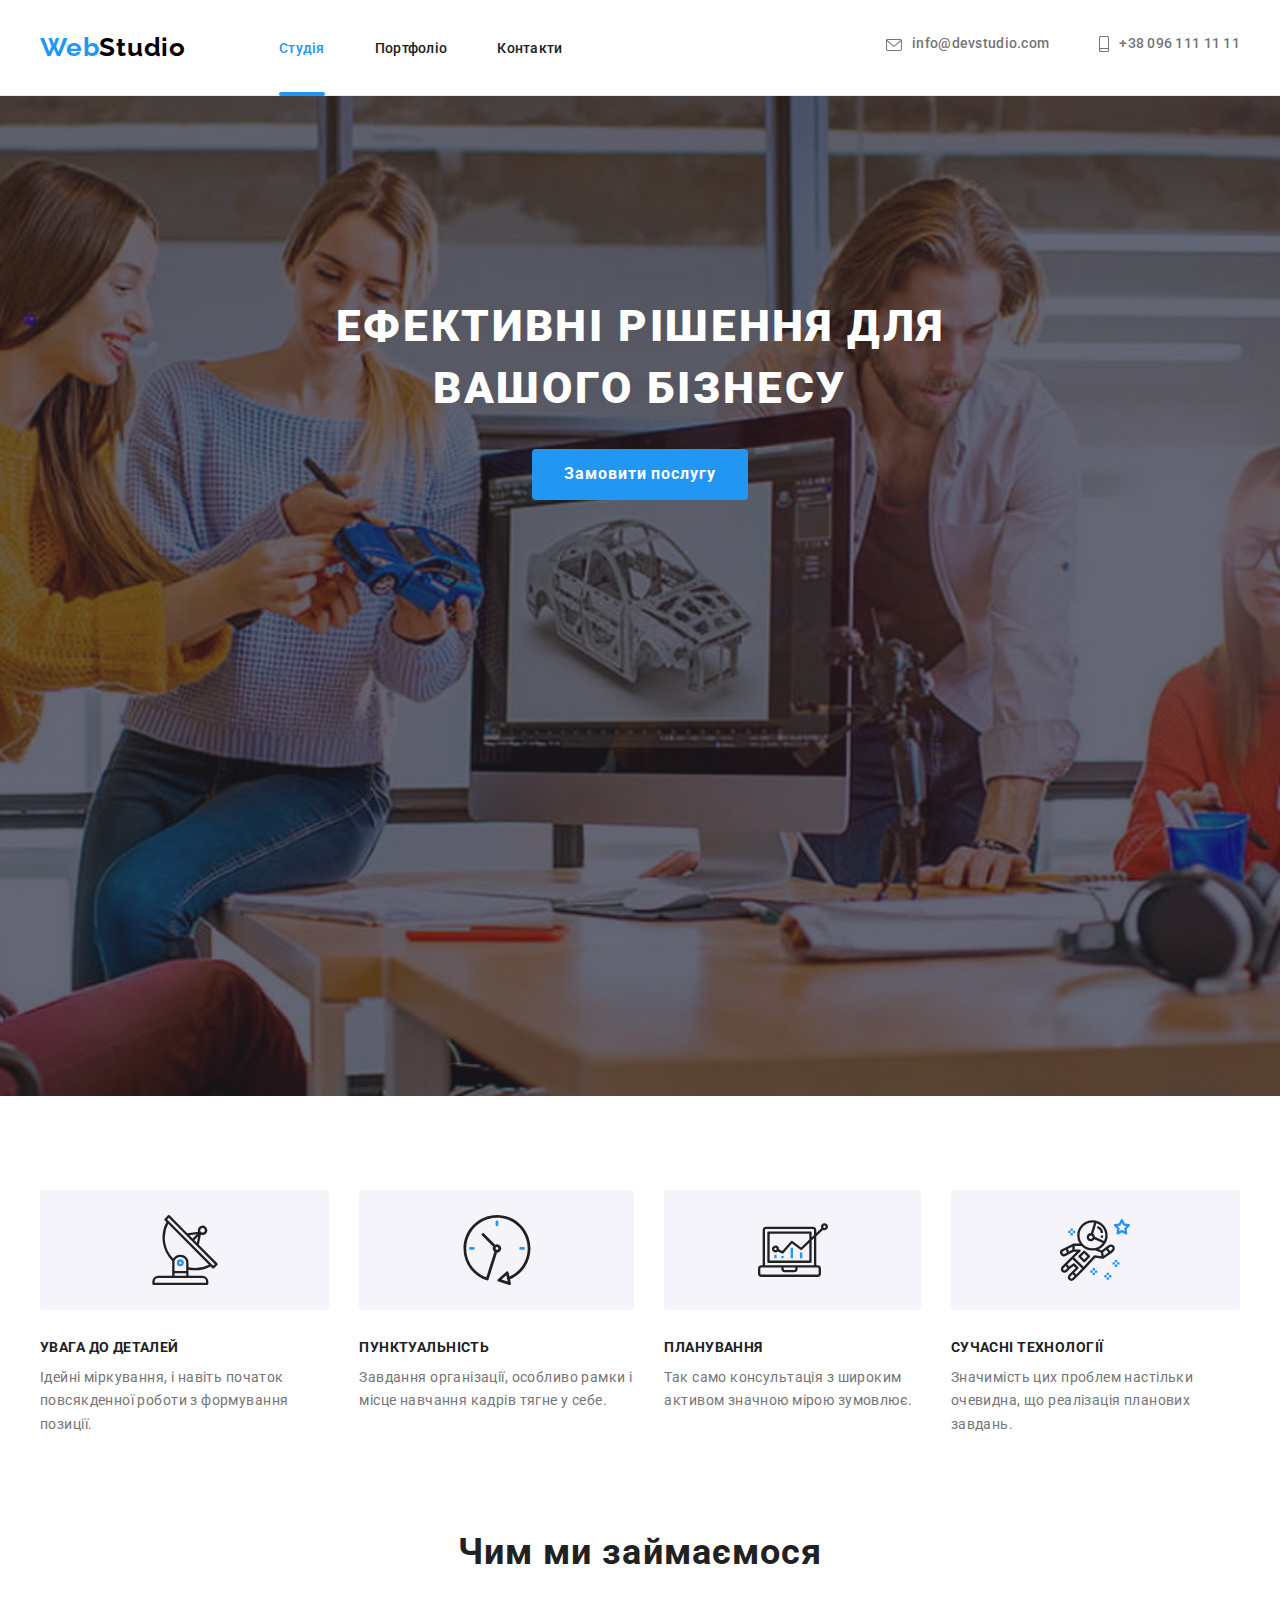
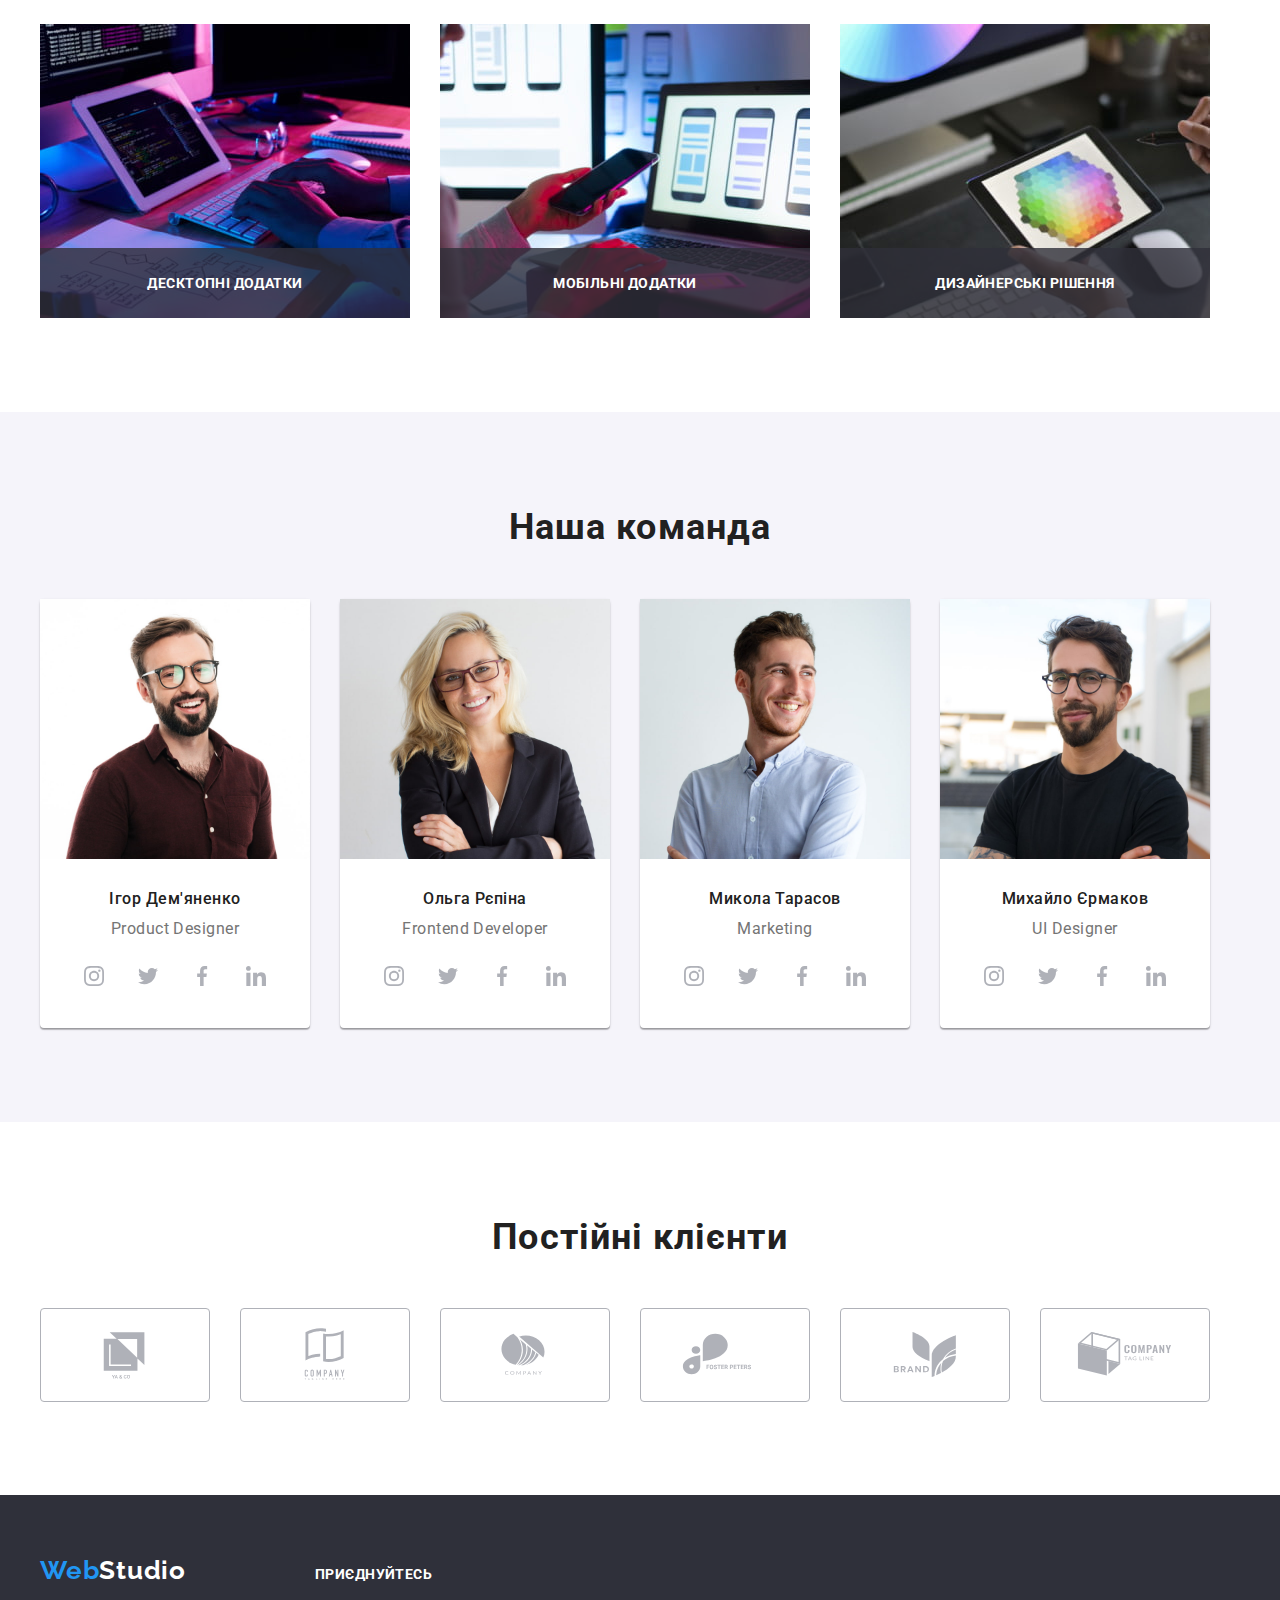
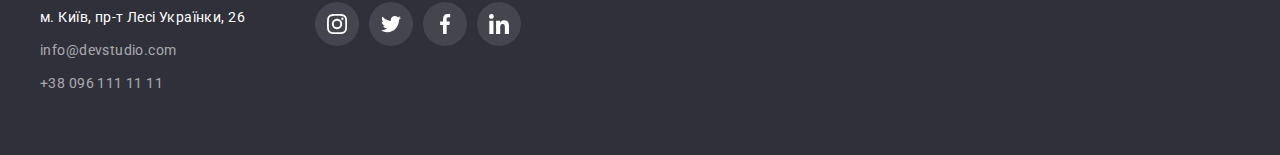
<file: index.html>
<!DOCTYPE html>
<html lang="uk-UA">
  <head>
    <meta charset="UTF-8" />
    <meta http-equiv="X-UA-Compatible" content="IE=edge" />
    <meta name="viewport" content="width=device-width, initial-scale=1.0" />
    <title>goit-markup-hw-06</title>
    <link rel="preconnect" href="https://fonts.googleapis.com">
    <link rel="preconnect" href="https://fonts.gstatic.com" crossorigin>
    <link href="https://fonts.googleapis.com/css2?family=Raleway:wght@700&family=Roboto:wght@400;500;700;900&display=swap" rel="stylesheet">
    <link rel="stylesheet" href="https://cdnjs.cloudflare.com/ajax/libs/modern-normalize/1.1.0/modern-normalize.min.css" integrity="sha512-wpPYUAdjBVSE4KJnH1VR1HeZfpl1ub8YT/NKx4PuQ5NmX2tKuGu6U/JRp5y+Y8XG2tV+wKQpNHVUX03MfMFn9Q==" crossorigin="anonymous" referrerpolicy="no-referrer" />
    <link rel="stylesheet" href="./css/styles.css">
   
  </head>
  <body>
    <header class="page-header">
      <div class="container header">
        <nav class="nav">
          <a class="logo" href="./index.html" lang="en">Web<span class="logo-header">Studio</span></a>
          <ul class="nav-list list">
            <li>
              <a class="current" href="./index.html">Студія</a>
            </li>
            <li>
              <a href="./portfolio.html">Портфоліо</a>
            </li>
            <li>
              <a href="link">Контакти</a>
            </li>
          </ul>
        </nav>
        <ul class="contacts-list list">
          <li class="contact-item">
            <a class="contact-link" href="mailto:info@devstudio.com">
              <svg class="envelope-icon" width="16" height="12">
                <use href="./images/icons.svg#envelope-1"></use> 
              </svg>
              <p class="contact-mail">
                info@devstudio.com
              </p>
            </a>
          </li>
          <li class="contact-item">
            <a class="contact-link" href="tel:+380961111111">
              <svg class="smartphone-icon" width="10" height="16">
                <use href="./images/icons.svg#smartphone-1"></use> 
              </svg>
              <p>
                +38 096 111 11 11
              </p>
            </a>
          </li>
        </ul>
      </div>
    </header>
    <main>
      <!-- Hero Section -->
      <section class="section hero-section">
        <h1 class="hero-title">
          Ефективні рішення для<br>вашого бізнесу
        </h1>
        <button data-modal-open class="hero-button" type="button">
          Замовити послугу
        </button>
      </section>
      <!-- Features Section -->
      <section class="section feature-section">
        <div class="container feature-section">
          <h2 class="hidden-title"> <!-- FIXME: Delete this <h2> with CSS -->
            Особливості
          </h2>
          <ul class="feature-list">
            <li>
              <div class="feature-card">
                <svg class="feature-icon" width="70" height="70">
                  <use href="./images/icons.svg#antenna"></use>
                </svg>
              </div>
              <h3 class="titles feature-title">
                УВАГА ДО ДЕТАЛЕЙ 
              </h3>
              <p class="feature-text">
                Ідейні міркування, і навіть початок повсякденної роботи з формування позиції.
              </p>
            </li>
            <li>
              <div class="feature-card">
                <svg class="feature-icon" width="70" height="70">
                  <use href="./images/icons.svg#clock"></use>
                </svg>
              </div>
              <h3 class="titles feature-title">
                ПУНКТУАЛЬНІСТЬ
              </h3>
              <p class="feature-text">
                Завдання організації, особливо рамки і місце навчання кадрів тягне у себе.
              </p>
            </li>
            <li>
              <div class="feature-card">
                <svg class="feature-icon" width="70" height="70">
                  <use href="./images/icons.svg#diagram"></use>
                </svg>
              </div>
              <h3 class="titles feature-title">
                ПЛАНУВАННЯ
              </h3>
              <p class="feature-text">
                Так само консультація з широким активом значною мірою зумовлює.
              </p>
            </li>
            <li>
              <div class="feature-card">
                <svg class="feature-icon" width="70" height="70">
                  <use href="./images/icons.svg#astronaut"></use>
                </svg>
              </div>
              <h3 class="titles feature-title">
                СУЧАСНІ ТЕХНОЛОГІЇ
              </h3>
              <p class="feature-text">
                Значимість цих проблем настільки очевидна, що реалізація планових завдань.
              </p>
            </li>
          </ul>
        </div>
      </section>
      <!--What-we-do Section  -->
      <section class="section">
        <h2 class="titles occupation-title">
          Чим ми займаємося
        </h2>
        <ul class="container occupation-list">
          <li>
            <div class="occupation-card">
              <a href="./portfolio.html"><img src="./images/box-1.jpg" alt="Чим ми займаємося" width="370">
                <p class="occupation-text">
                  Десктопні додатки
                </p>
              </a>
            </div>
          </li>

          <li>
            <div class="occupation-card">
              <a href="./portfolio.html"><img src="./images/box-2.jpg" alt="Чим ми займаємося" width="370">
                <p class="occupation-text">
                  Мобільні додатки
                </p>
              </a>
            </div>
          </li>

          <li>
            <div class="occupation-card">
              <a href="./portfolio.html"><img src="./images/box-3.jpg" alt="Чим ми займаємося" width="370">
                <p class="occupation-text">
                  Дизайнерські рішення
                </p>
              </a>
            </div>
          </li>
        </ul>
      </section>

      <!-- Team Section -->
      
      <section class="section team-section">
        <h2 class="titles team-title">
          Наша команда
        </h2>
        <ul class="container team-list">
          <li class="team-card"> 
            <img src="./images/team-1.jpg" alt="Ігор Дем'яненко - Product Designer" width="270">
              <div class="card-title">
                <h3 class="titles team-name">Ігор Дем'яненко</h3>
                <p class="team-function" lang="en">Product Designer</p>
                <ul class="social-links">
              <li class="social-icons">
                <a class="social-thumb" href="https://www.instagram.com/" target="_blank" rel = "noopener noreferrer">
                  <svg class="icon" width="20" height="20">
                    <use href="./images/icons.svg#instagram"></use> 
                  </svg>
                </a>
              </li>
              <li class="social-icons">
                <a class="social-thumb" href="https://twitter.com/" target="_blank" rel = "noopener noreferrer">
                  <svg class="icon" width="20" height="20">
                    <use href="./images/icons.svg#twitter"></use> 
                  </svg>
                </a>
              </li>
              <li class="social-icons">
                <a class="social-thumb" href="https://www.facebook.com/" target="_blank" rel = "noopener noreferrer">
                  <svg class="icon" width="20" height="20">
                    <use href="./images/icons.svg#facebook"></use> 
                  </svg>
                </a>
              </li>
              <li class="social-icons">
                <a class="social-thumb" href="https://www.linkedin.com/" target="_blank" rel = "noopener noreferrer">
                  <svg class="icon" width="20" height="20">
                    <use href="./images/icons.svg#linkedin"></use> 
                  </svg>
                </a>
              </li>
                </ul>  
              </div>
          </li>

          <li class="team-card"> <img src="./images/team-2.jpg" alt="Ольга Рєпіна - Frontend Developer" width="270">
            <div class="card-title">
              <h3 class="titles team-name">Ольга Рєпіна</h3>
              <p class="team-function" lang="en">Frontend Developer</p>
              <ul class="social-links">
                <li class="social-icons">
                  <a class="social-thumb" href="https://www.instagram.com/" target="_blank" rel = "noopener noreferrer">
                    <svg class="icon" width="20" height="20">
                      <use href="./images/icons.svg#instagram"></use> 
                    </svg>
                  </a>
                </li>
                <li class="social-icons">
                  <a class="social-thumb" href="https://twitter.com/" target="_blank" rel = "noopener noreferrer">
                    <svg class="icon" width="20" height="20">
                      <use href="./images/icons.svg#twitter"></use> 
                    </svg>
                  </a>
                </li>
                <li class="social-icons">
                  <a class="social-thumb" href="https://www.facebook.com/" target="_blank" rel = "noopener noreferrer">
                    <svg class="icon" width="20" height="20">
                      <use href="./images/icons.svg#facebook"></use> 
                    </svg>
                  </a>
                </li>
                <li class="social-icons">
                  <a class="social-thumb" href="https://www.linkedin.com/" target="_blank" rel = "noopener noreferrer">
                    <svg class="icon" width="20" height="20">
                      <use href="./images/icons.svg#linkedin"></use> 
                    </svg>
                  </a>
                </li>
              </ul>  
            </div>
          </li>

          <li class="team-card"> <img src="./images/team-3.jpg" alt="Микола Тарасов - Marketing" width="270">
            <div class="card-title">
              <h3 class="titles team-name">Микола Тарасов</h3>
              <p class="team-function" lang="en">Marketing</p>
              <ul class="social-links">
                <li class="social-icons">
                  <a class="social-thumb" href="https://www.instagram.com/" target="_blank" rel = "noopener noreferrer">
                    <svg class="icon" width="20" height="20">
                      <use href="./images/icons.svg#instagram"></use> 
                    </svg>
                  </a>
                </li>
                <li class="social-icons">
                  <a class="social-thumb" href="https://twitter.com/" target="_blank" rel = "noopener noreferrer">
                    <svg class="icon" width="20" height="20">
                      <use href="./images/icons.svg#twitter"></use> 
                    </svg>
                  </a>
                </li>
                <li class="social-icons">
                  <a class="social-thumb" href="https://www.facebook.com/" target="_blank" rel = "noopener noreferrer">
                    <svg class="icon" width="20" height="20">
                      <use href="./images/icons.svg#facebook"></use> 
                    </svg>
                  </a>
                </li>
                <li class="social-icons">
                  <a class="social-thumb" href="https://www.linkedin.com/" target="_blank" rel = "noopener noreferrer">
                    <svg class="icon" width="20" height="20">
                      <use href="./images/icons.svg#linkedin"></use> 
                    </svg>
                  </a>
                </li>
              </ul>  
            </div>
          </li> 
          
          <li class="team-card"> <img src="./images/team-4.jpg" alt="Михайло Єрмаков - UI Designer" width="270">
            <div class="card-title">
              <h3 class="titles team-name">Михайло Єрмаков</h3>
              <p class="team-function" lang="en">UI Designer</p>
              <ul class="social-links">
                <li class="social-icons">
                  <a class="social-thumb" href="https://www.instagram.com/" target="_blank" rel = "noopener noreferrer">
                    <svg class="icon" width="20" height="20">
                      <use href="./images/icons.svg#instagram"></use> 
                    </svg>
                  </a>
                </li>
                <li class="social-icons">
                  <a class="social-thumb" href="https://twitter.com/" target="_blank" rel = "noopener noreferrer">
                    <svg class="icon" width="20" height="20">
                      <use href="./images/icons.svg#twitter"></use> 
                    </svg>
                  </a>
                </li>
                <li class="social-icons">
                  <a class="social-thumb" href="https://www.facebook.com/" target="_blank" rel = "noopener noreferrer">
                    <svg class="icon" width="20" height="20">
                      <use href="./images/icons.svg#facebook"></use> 
                    </svg>
                  </a>
                </li>
                <li class="social-icons">
                  <a class="social-thumb" href="https://www.linkedin.com/" target="_blank" rel = "noopener noreferrer">
                    <svg class="icon" width="20" height="20">
                      <use href="./images/icons.svg#linkedin"></use> 
                    </svg>
                  </a>
                </li>
              </ul> 
            </div>
          </li>    
        </ul>
      </section>
      <!-- Clients Section -->
      <section class="section">
        <h2 class="titles clients-title">
          Постійні клієнти
        </h2>
        <ul class="container clients-list">
          <li class="clients-item">
            <a class="clients-thumb" href="link" target="_blank" rel="noopener noreferrer">
              <svg class="client-icon" width="106" height="60">
                <use href="./images/icons.svg#logoclientone"></use>
              </svg>
            </a>
          </li>
          <li class="clients-item">
            <a class="clients-thumb" href="link" target="_blank" rel="noopener noreferrer">
              <svg class="client-icon" width="106" height="60">
                <use href="./images/icons.svg#logoclienttwo"></use>
              </svg>
            </a>
          </li>
          <li class="clients-item">
            <a class="clients-thumb" href="link" target="_blank" rel="noopener noreferrer">
              <svg class="client-icon" width="106" height="60">
                <use href="./images/icons.svg#logoclientthree"></use>
              </svg>
            </a>
          </li>
          <li class="clients-item">
            <a class="clients-thumb" href="link" target="_blank" rel="noopener noreferrer">
              <svg class="client-icon" width="106" height="60">
                <use href="./images/icons.svg#logoclientfour"></use>
              </svg>
            </a>
          </li>
          <li class="clients-item">
            <a class="clients-thumb" href="link" target="_blank" rel="noopener noreferrer">
              <svg class="client-icon" width="106" height="60">
                <use href="./images/icons.svg#logoclientfive"></use>
              </svg>
            </a>
          </li>
          <li class="clients-item">
            <a class="clients-thumb" href="link" target="_blank" rel="noopener noreferrer">
              <svg class="client-icon" width="106" height="60">
                <use href="./images/icons.svg#logoclientsix"></use>
              </svg>
            </a>
          </li>
        </ul>
      </section>
    </main>
    <footer class="footer-styles">
      <div class="container footer">
        <div class="footer-main">
          <div class="logo-div">
            <a class="logo logo-accent" href="./index.html">Web<span class="logo-footer">Studio</span></a>
            </div>
            <address>
              <ul class="footer-list">
                <li class="footer-address">
                м. Київ, пр-т Лесі Українки, 26
                </li>
                <li class="footer-item">
                <a class="footer-contacts" href="mailto:info@devstudio.com">info@devstudio.com</a>
                </li>
                <li class="footer-item">
                <a class="footer-contacts" href="tel:+380961111111">+38 096 111 11 11</a>
                </li>
            </ul>
            </address>
    
        </div>
        <div class="socials">
          <h4 class="socials-title">
            приєднуйтесь
          </h4>
          <ul class="socials-name">
            <li>
              <a class="socials-footer" href="https://www.instagram.com/" target="_blank" rel = "noopener noreferrer">
                <svg class="footer-icon" width="20" height="20">
                  <use href="./images/icons.svg#instagram"></use> 
                </svg>
              </a>  
            </li>
            <li>
              <a class="socials-footer" href="https://twitter.com/" target="_blank" rel = "noopener noreferrer">
                <svg class="footer-icon" width="20" height="20">
                  <use href="./images/icons.svg#twitter"></use> 
                </svg>
              </a>  
            </li>
            <li>
              <a class="socials-footer" href="https://www.facebook.com/" target="_blank" rel = "noopener noreferrer">
                <svg class="footer-icon" width="20" height="20">
                  <use href="./images/icons.svg#facebook"></use> 
                </svg>
              </a>  
            </li>
            <li>
              <a class="socials-footer" href="https://www.linkedin.com/" target="_blank" rel = "noopener noreferrer">
                <svg class="footer-icon" width="20" height="20">
                  <use href="./images/icons.svg#linkedin"></use> 
                </svg>
              </a>  
            </li>
          </ul>
        </div>
      </div>
    </footer>

    <!-- Modal Window -->

    <div data-modal class="backdrop is-hidden">
      <div class="modal">
        <button data-modal-close class="close-button" type="button">
          <svg class="close-icon" width="18" height="18">
            <use href="./images/icons.svg#close"></use>
          </svg>
        </button>
        <p>
          Lorem ipsum dolor sit amet, consectetur adipisicing elit. Nobis natus est iure quibusdam nulla atque eligendi et. Culpa beatae earum numquam voluptatem amet reprehenderit, placeat vel fugiat autem! Reiciendis, nesciunt.
        </p>
      </div>

    </div>

    <script src="./js/modal.js"></script>
  </body>
</html>
</file>
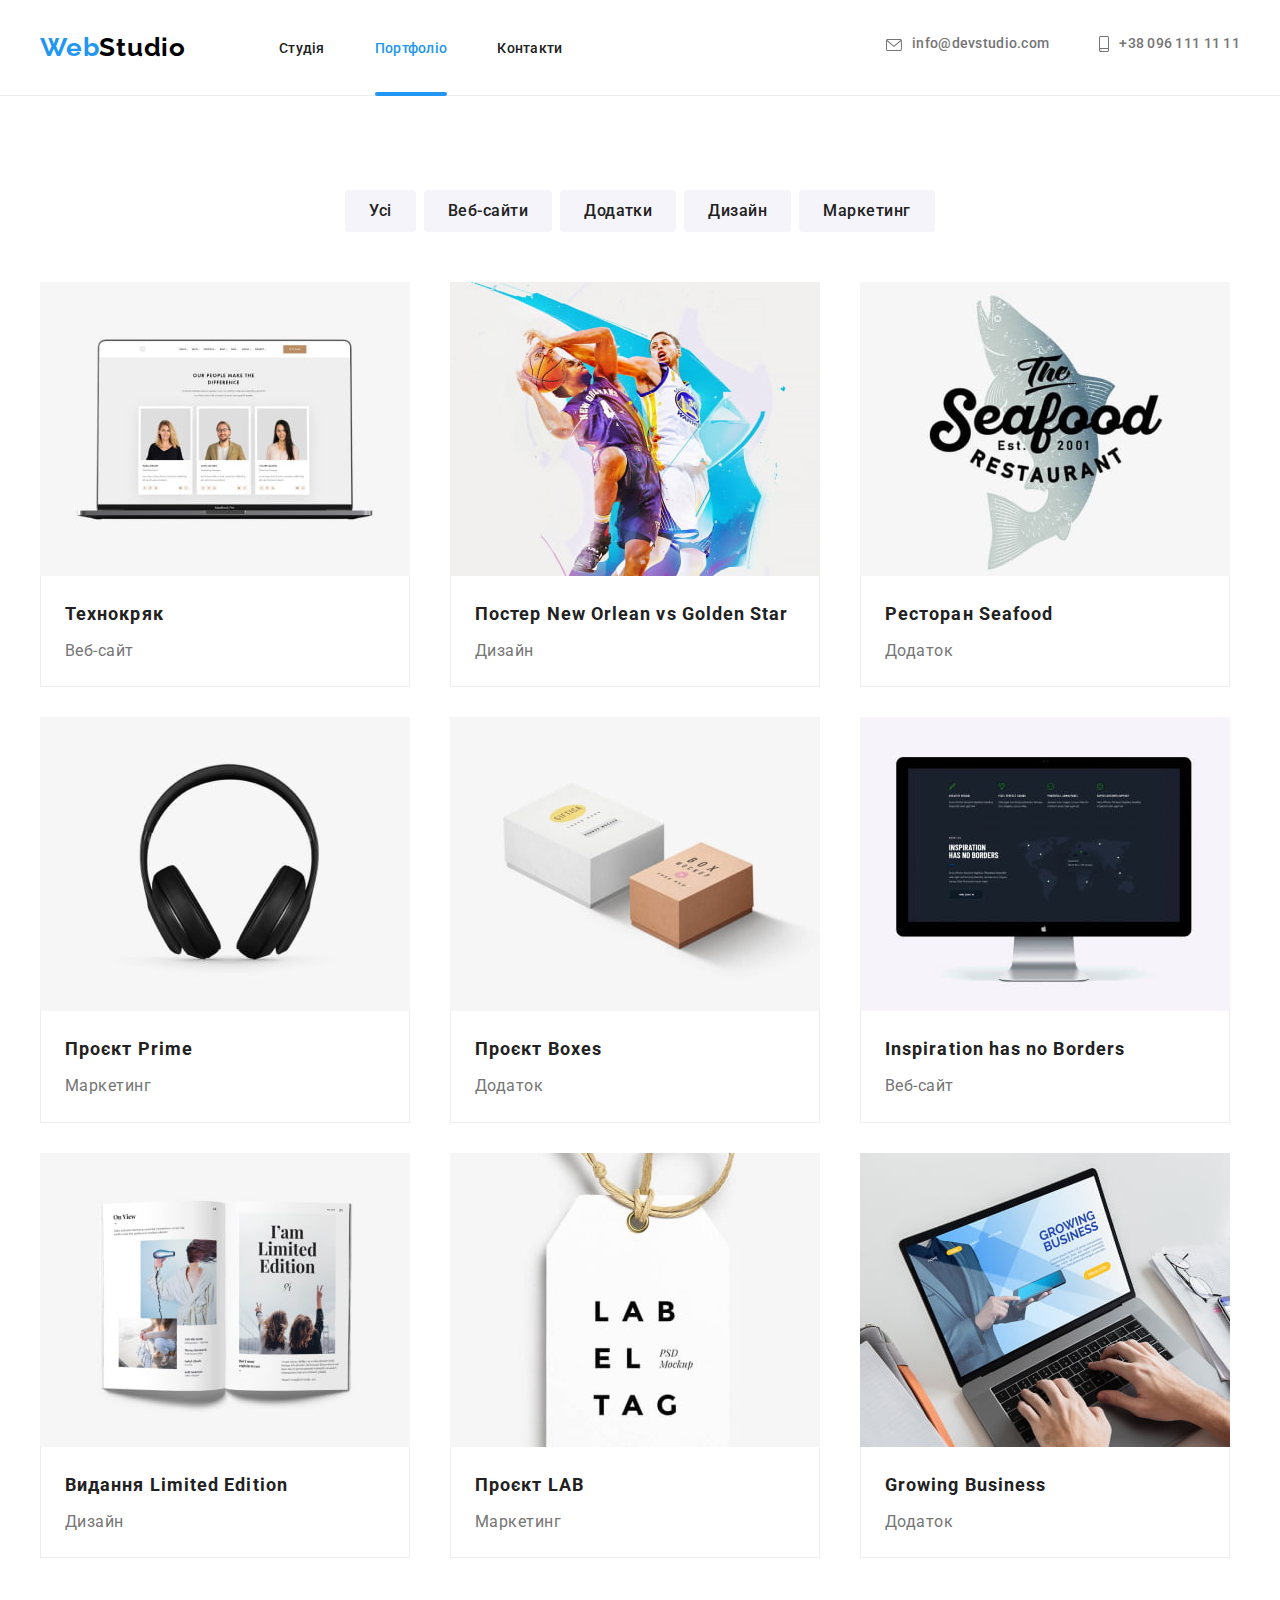
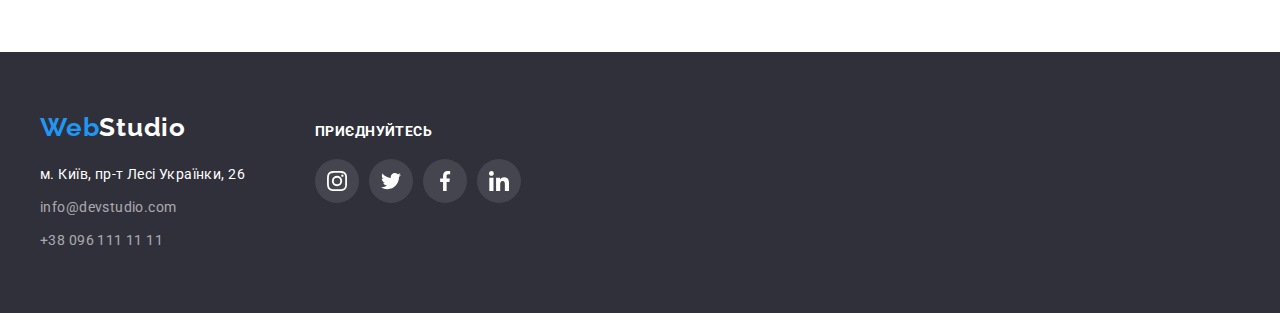
<file: portfolio.html>
<!DOCTYPE html>
<html lang="uk-UA">
  <head>
    <meta charset="UTF-8" />
    <meta http-equiv="X-UA-Compatible" content="IE=edge" />
    <meta name="viewport" content="width=device-width, initial-scale=1.0" />
    <title>goit-markup-hw-06</title>
    <link rel="preconnect" href="https://fonts.googleapis.com">
    <link rel="preconnect" href="https://fonts.gstatic.com" crossorigin>
    <link href="https://fonts.googleapis.com/css2?family=Raleway:wght@700&family=Roboto:wght@400;500;700;900&display=swap" rel="stylesheet">
    <link rel="stylesheet" href="https://cdnjs.cloudflare.com/ajax/libs/modern-normalize/1.1.0/modern-normalize.min.css" integrity="sha512-wpPYUAdjBVSE4KJnH1VR1HeZfpl1ub8YT/NKx4PuQ5NmX2tKuGu6U/JRp5y+Y8XG2tV+wKQpNHVUX03MfMFn9Q==" crossorigin="anonymous" referrerpolicy="no-referrer" />
    <link rel="stylesheet" href="./css/styles.css">
     </head>
  <body>
    <header class="page-header">
      <div class="container header">
        <nav class="nav">
          <a class="logo" href="./index.html" lang="en">Web<span class="logo-header">Studio</span></a>
          <ul class="nav-list list">
            <li>
              <a  href="./index.html">Студія</a>
            </li>
            <li>
              <a class="current" href="./portfolio.html">Портфоліо</a>
            </li>
            <li>
              <a href="link">Контакти</a>
            </li>
          </ul>
        </nav>
        <ul class="contacts-list list">
          <li class="contact-item">
            <a class="contact-link" href="mailto:info@devstudio.com">
              <svg class="envelope-icon" width="16" height="12">
                <use href="./images/icons.svg#envelope-1"></use> 
              </svg>
              <p class="contact-mail">
                info@devstudio.com
              </p>
            </a>
          </li>
          <li class="contact-item">
            <a class="contact-link" href="tel:+380961111111">
              <svg class="smartphone-icon" width="10" height="16">
                <use href="./images/icons.svg#smartphone-1"></use> 
              </svg>
              <p>
                +38 096 111 11 11
              </p>
            </a>
          </li>
        </ul>
      </div>
    </header>
    <main>
      <!-- Portfolio Section -->
      <section class="portfolio-section">
        <h1 class="hidden-title"> <!-- FIXME: Delete this <h1> with CSS -->
          Портфоліо
        </h1>
        <ul class="container btn-set">
          <li><button class="portfolio-button" type="button">Усі</button></li>
          <li><button class="portfolio-button" type="button">Веб-сайти</button></li>
          <li><button class="portfolio-button" type="button">Додатки</button></li>
          <li><button class="portfolio-button" type="button">Дизайн</button></li>
          <li><button class="portfolio-button" type="button">Маркетинг</button></li>
        </ul>
        <div class="container">
          <ul class="card-set">

            <li class="item">
              <a class="card-link" href="link" target="_blank" rel = "noopener noreferrer">
                <div class="card-box">
                  <img src="./images/portfolio-img-6.jpg" alt="Технокряк - Веб-сайт" width="370">
                  <div class="card-overlay">
                    <p class="card-text">
                      Ресурс пропонує комплексні пропозиції з різним рівнем функціоналу та сервісів. Все це дозволить відвідувачу отримати вичерпні відомості про компанію чи приватну особу.
                    </p>
                  </div>
                </div>
                <div class="card-name">
                  <h2 class="titles portfolio-title">Технокряк</h2>
                  <p class="portfolio-text">Веб-сайт</p>
                </div>
              </a> 
            </li>

            <li class="item"> 
              <a class="card-link" href="link" target="_blank" rel = "noopener noreferrer">
                <div class="card-box">
                  <img src="./images/portfolio-img-4.jpg" alt="Постер New Orlean vs Golden Star - Дизайн" width="370">
                  <div class="card-overlay">
                    <p class="card-text">
                      Ресурс пропонує комплексні пропозиції з різним рівнем функціоналу та сервісів. Все це дозволить відвідувачу отримати вичерпні відомості про компанію чи приватну особу.
                    </p>
                  </div>
                </div>
                  <div class="card-name">
                    <h2 class="titles portfolio-title">Постер <span lang="en">New Orlean vs Golden Star</span></h2>
                    <p class="portfolio-text">Дизайн</p>
                  </div>
                </a>
              </li>

            <li class="item"> 
              <a class="card-link" href="link" target="_blank" rel = "noopener noreferrer">
                <div class="card-box">
                  <img src="./images/portfolio-img-5.jpg" alt="Ресторан Seafood - Додаток" width="370">
                  <div class="card-overlay">
                    <p class="card-text">
                      Ресурс пропонує комплексні пропозиції з різним рівнем функціоналу та сервісів. Все це дозволить відвідувачу отримати вичерпні відомості про компанію чи приватну особу.
                    </p>
                  </div>
                </div>
                <div class="card-name">
                  <h2 class="titles portfolio-title">Ресторан <span lang="en">Seafood</span></h2>
                  <p class="portfolio-text">Додаток</p>
                </div>
              </a>
            </li>

            <li class="item"> 
              <a class="card-link" href="link" target="_blank" rel = "noopener noreferrer">
                <div class="card-box">
                  <img src="./images/portfolio-img-7.jpg" alt="Проєкт Prime - Маркетинг" width="370">
                  <div class="card-overlay">
                    <p class="card-text">
                      Ресурс пропонує комплексні пропозиції з різним рівнем функціоналу та сервісів. Все це дозволить відвідувачу отримати вичерпні відомості про компанію чи приватну особу.
                    </p>
                  </div>
                </div>
                <div class="card-name">
                  <h2 class="titles portfolio-title">Проєкт <span lang="en">Prime</span></h2>
                  <p class="portfolio-text">Маркетинг</p>
                </div>
              </a>
            </li>

            <li class="item"> 
              <a class="card-link" href="link" target="_blank" rel = "noopener noreferrer">
                <div class="card-box">
                  <img src="./images/portfolio-img-8.jpg" alt="Проєкт Boxes - Додаток" width="370">
                  <div class="card-overlay">
                    <p class="card-text">
                      Ресурс пропонує комплексні пропозиції з різним рівнем функціоналу та сервісів. Все це дозволить відвідувачу отримати вичерпні відомості про компанію чи приватну особу.
                    </p>
                  </div>
                </div>
                <div class="card-name">
                  <h2 class="titles portfolio-title">Проєкт <span lang="en">Boxes</span></h2>
                  <p class="portfolio-text">Додаток</p>
                </div>
              </a>
            </li>

            <li class="item"> 
              <a class="card-link" href="link" target="_blank" rel = "noopener noreferrer">
                <div class="card-box">
                  <img src="./images/portfolio-img-9.jpg" alt="Inspiration has no Borders - Веб-сайт" width="370">
                  <div class="card-overlay">
                    <p class="card-text">
                      Ресурс пропонує комплексні пропозиції з різним рівнем функціоналу та сервісів. Все це дозволить відвідувачу отримати вичерпні відомості про компанію чи приватну особу.
                    </p>
                  </div>
                </div>
                <div class="card-name">
                  <h2 class="titles portfolio-title" lang="en">Inspiration has no Borders</h2>
                  <p class="portfolio-text">Веб-сайт</p>
                </div>
              </a>
            </li>

            <li class="item"> 
              <a class="card-link" href="link" target="_blank" rel = "noopener noreferrer">
                <div class="card-box">
                  <img src="./images/portfolio-img-1.jpg" alt="Видання Limited Edition - Дизайн" width="370">
                  <div class="card-overlay">
                    <p class="card-text">
                      Ресурс пропонує комплексні пропозиції з різним рівнем функціоналу та сервісів. Все це дозволить відвідувачу отримати вичерпні відомості про компанію чи приватну особу.
                    </p>
                  </div>
                </div>
                <div class="card-name">
                  <h2 class="titles portfolio-title">Видання <span lang="en">Limited Edition</span></h2>
                  <p class="portfolio-text">Дизайн</p>
                </div>
              </a>
            </li>

            <li class="item">
              <a class="card-link" href="link" target="_blank" rel = "noopener noreferrer">
                <div class="card-box">
                  <img src="./images/portfolio-img-2.jpg" alt="Проєкт LAB - Маркетинг" width="370">
                  <div class="card-overlay">
                    <p class="card-text">
                      Ресурс пропонує комплексні пропозиції з різним рівнем функціоналу та сервісів. Все це дозволить відвідувачу отримати вичерпні відомості про компанію чи приватну особу.
                    </p>
                  </div>
                </div>
                <div class="card-name">
                  <h2 class="titles portfolio-title">Проєкт <span lang="en">LAB</span></h2>
                  <p class="portfolio-text">Маркетинг</p>
                </div>
              </a>
            </li>

            <li class="item">
              <a class="card-link" href="link" target="_blank" rel = "noopener noreferrer">
                <div class="card-box">
                  <img src="./images/portfolio-img-3.jpg" alt="Growing Business - Додаток" width="370">
                  <div class="card-overlay">
                    <p class="card-text">
                      Ресурс пропонує комплексні пропозиції з різним рівнем функціоналу та сервісів. Все це дозволить відвідувачу отримати вичерпні відомості про компанію чи приватну особу.
                    </p>
                  </div>
                </div>
                <div class="card-name">
                  <h2 class="titles portfolio-title" lang="en">Growing Business</h2>
                  <p class="portfolio-text">Додаток</p>
                </div>
              </a>
            </li>
          </ul>

        </div>
      </section>
    </main>
    <footer class="footer-styles">
      <div class="container footer">
        <div class="footer-main">
          <div class="logo-div">
            <a class="logo logo-accent" href="./index.html">Web<span class="logo-footer">Studio</span></a>
            </div>
            <address>
              <ul class="footer-list">
                <li class="footer-address">
                м. Київ, пр-т Лесі Українки, 26
                </li>
                <li class="footer-item">
                <a class="footer-contacts" href="mailto:info@devstudio.com">info@devstudio.com</a>
                </li>
                <li class="footer-item">
                <a class="footer-contacts" href="tel:+380961111111">+38 096 111 11 11</a>
                </li>
            </ul>
            </address>
    
        </div>
        <div class="socials">
          <h4 class="socials-title">
            приєднуйтесь
          </h4>
          <ul class="socials-name">
            <li>
              <a class="socials-footer" href="https://www.instagram.com/" target="_blank" rel = "noopener noreferrer">
                <svg class="footer-icon" width="20" height="20">
                  <use href="./images/icons.svg#instagram"></use> 
                </svg>
              </a>  
            </li>
            <li>
              <a class="socials-footer" href="https://twitter.com/" target="_blank" rel = "noopener noreferrer">
                <svg class="footer-icon" width="20" height="20">
                  <use href="./images/icons.svg#twitter"></use> 
                </svg>
              </a>  
            </li>
            <li>
              <a class="socials-footer" href="https://www.facebook.com/" target="_blank" rel = "noopener noreferrer">
                <svg class="footer-icon" width="20" height="20">
                  <use href="./images/icons.svg#facebook"></use> 
                </svg>
              </a>  
            </li>
            <li>
              <a class="socials-footer" href="https://www.linkedin.com/" target="_blank" rel = "noopener noreferrer">
                <svg class="footer-icon" width="20" height="20">
                  <use href="./images/icons.svg#linkedin"></use> 
                </svg>
              </a>  
            </li>
          </ul>
        </div>
      </div>
  </footer>
  </body>
</html>
</file>
<file: css/styles.css>
/* LIST OF COMMENTS Ctrl+F */

/* Variables */
/* Default settings turn off */
/* Inherited Settings */
/* Logo */
/* Nav & Contacts List */
/* Hero Section */
/* Buttons */
/* Modal Window */
/* Section`s Titles */
/* Features Section */
/* Team Section */
/* Clients Section */
/* Portfolio Section */
/* Footer */



/* Variables */

:root {
    --brand-color: #757575;
    --accent-color: #2196F3;
    --primary-color: #212121;
    --secondary-color: #000000;
    --white-color: #FFFFFF;
    --white-opacity: rgba(255, 255, 255, .6);
    --bg-color: #2F303A;
    --button-color: #F5F4FA;
    --hero-button: #188CE8;
    --header-line: #ECECEC;
    --card-border:  #EEEEEE;
    --hero-gradient: rgba(47, 48, 58, 0.4);
    --occupation-gradient: rgba(47, 48, 58, 0.8);
    --icon-color: #AFB1B8;
    --icon-opacity: rgba(255, 255, 255, .1);
    --overlay-color: rgba(33, 150, 243, 0.9);
    --backdrop-color: rgba(0, 0, 0, 0.2);
    --border-color: rgba(0, 0, 0, 0.1);
    --transition-duration: 250ms;
    --cubic-bezier: cubic-bezier(0.4, 0, 0.2, 1);
}

/* :focus { outline: none; } */

/* Default settings turn off */

ul, p, h1, h2, h3, h4, h5, h6 {
    list-style: none;
    padding: 0;
    margin: 0;
}
a {text-decoration: none;}


/* Inherited Settings */

body {
    margin: 0;
    color: var(--brand-color);
    background-color: var(--white-color);
    font-family: "Roboto", sans-serif;
}

.container {
    width: 1200px;
    padding-left: 15px;
    padding-right: 15px;
    margin-left: auto;
    margin-right: auto;
}

.section {
    padding-top: 94px;
    padding-bottom: 94px;
}

img {
    display: block;
    max-width: 100%;
    height: auto;
}

.list {
    padding: 0;
    margin: 0;
}

/* Page Header */

.page-header {
    border-bottom: 1px solid var(--header-line);
}

/* Logo */

.logo {
    display: block;
    padding-top: 32px;
    padding-bottom: 32px;
    color: var(--accent-color);
    font-family: "Raleway", sans-serif;
    font-weight: 700;
    font-size: 26px;
    line-height: 1.2;
    letter-spacing: 0.03em;
}

.logo-header {color: var(--secondary-color);}
.logo-footer {color: var(--white-color);}


/* Nav & Contacts List */

.container.header {
    display: flex;
    align-items: center; 
}

.nav, .nav-list, .contacts-list {
    display: flex;
    align-items: center;
}

.nav-list, .contacts-list {
    margin-left: 93px;
    gap: 50px;
}

.contacts-list {
margin-left: auto;
}

.nav-list a,
.contacts-list a {
    /* display: block; */
    padding-top: 32px;
    padding-bottom: 40px;
    color: var(--primary-color);
    font-weight: 500;
    font-size: 14px;
    line-height: 1.1;
    letter-spacing: 0.02em;

    transition: color var(--transition-duration) var(--cubic-bezier);
}

.list a:hover,
.list a:focus,
.footer-contacts:hover,
.footer-contacts:focus {
    color: var(--accent-color);
}

.list .current {
    position: relative;
    color: var(--accent-color);
}


.current::after {
    content: "";
    position: absolute;
    left: 0;
    bottom: 0;
    width: 100%;
    height: 4px;
    background-color: var(--accent-color);
    border-radius: 2px;
}

.contacts-list a {
    color: inherit;
}

.envelope-icon {
    margin-right: 10px;
    /* width: 16px;
    height: 12px; */
    fill: var(--brand-color);
}

.smartphone-icon {
    margin-right: 10px;
    /* width: 10px;
    height: 16px; */
    fill: var(--brand-color);
}


.contact-link {
    display: flex;
    align-items: flex-end;
}

.contact-link:hover .envelope-icon,
.contact-link:hover .smartphone-icon,
.contact-link:focus .envelope-icon,
.contact-link:focus .smartphone-icon {
    fill: var(--accent-color);
    stroke: var(--accent-color);
    stroke-width: 1px;
}

/* .contact-mail {
    display: block;
} */

/* .contact-item{
    display: flex;
    align-items: center;
} */

/* Hero Section */

.hero-section {
    max-width: 1600px;
    height: 600px;
    padding: 200px 0;
    margin-right: auto;
    margin-left: auto;
    text-align: center;
    background-color: var(--bg-color);
    color: var(--white-color);
    background-image:
        linear-gradient(
            to left,
            var(--hero-gradient), 
            var(--hero-gradient)
        ),  url("../images/hero.jpg");
    background-size: cover;
    background-repeat: no-repeat;
    background-position: center;
}

.hero-title {
    margin-top: 0;
    margin-bottom: 30px;
    font-weight: 900;
    font-size: 44px;
    line-height: 1.4;
    letter-spacing: 0.06em;
    text-transform: uppercase;
}

/* Buttons */

button {
    font-family: inherit;
    cursor: pointer;
    border-radius: 4px;
}

.hero-button {
    padding: 10px 32px;
    color: var(--white-color);
    background-color: var(--accent-color);
    border: 0;
    font-weight: 700;
    font-size: 16px;
    line-height: 1.9;
    letter-spacing: 0.06em;

    transition: background-color var(--transition-duration) var(--cubic-bezier);
}

.hero-button:hover,
.hero-button:focus {
    /* color: var(--secondary-color); */
    background-color: var(--hero-button);
}

.portfolio-button {
    padding: 6px 22px;
    color: var(--primary-color);
    background-color: var(--button-color);
    font-weight: 500;
    font-size: 16px;
    line-height: 1.6;
    letter-spacing: 0.03em;
    border-color: transparent;

    transition: color var(--transition-duration) var(--cubic-bezier),
                background-color var(--transition-duration) var(--cubic-bezier),
                box-shadow var(--transition-duration) var(--cubic-bezier);
}

.portfolio-button:hover,
.portfolio-button:focus {
    color: var(--white-color);
    background-color: var(--accent-color);
    outline: none;
    box-shadow: 0px 3px 1px rgba(0, 0, 0, 0.1), 0px 1px 2px rgba(0, 0, 0, 0.08), 0px 2px 2px rgba(0, 0, 0, 0.12);
}

/* Modal Window */

.backdrop {
    position: fixed;
    top: 0;
    left: 0;
    width: 100%;
    height: 100%;
    background-color: var(--backdrop-color);

    opacity: 1;
    transition: opacity var(--transition-duration) var(--cubic-bezier);
}

.backdrop.is-hidden {
    opacity: 0;
    pointer-events: none;
}

.backdrop.is-hidden .modal {
    opacity: 0;
    transform: translate(-50%, -50%) scale(1.1);
}

.modal {
    position: absolute;
    overflow: visible;
    top: 50%;
    left: 50%;
    transform: translate(-50%, -50%) scale(1);
    width: 528px;
    height: 581px;
    padding: 50px;
    background-color: var(--white-color);
    box-shadow: 0px 1px 3px rgba(0, 0, 0, 0.12), 0px 1px 1px rgba(0, 0, 0, 0.14), 0px 2px 1px rgba(0, 0, 0, 0.2);
    border-radius: 4px;
    opacity: 1;
    transition: transform var(--transition-duration) var(--cubic-bezier), opacity var(--transition-duration) var(--cubic-bezier);
}

.modal p {
    color: orangered;
}

.close-button {
    position: absolute;
    top: 8px;
    right: 8px;
    display: flex;
    align-items: center;
    width: 30px;
    height: 30px;
    background-color: var(--white-color);
    border: 1px solid var(--border-color);
    border-radius: 50%;
    transition: border var(--transition-duration) var(--cubic-bezier), background-color var(--transition-duration) var(--cubic-bezier);
}

.close-button:hover,
.close-button:focus {
    background-color: var(--accent-color);
    border: 1px solid var(--secondary-color);
}

.close-icon {
    fill: #000000
}


/* Section`s Titles */

.hidden-title {
    position: absolute;
    width: 1px;
    height: 1px;
    margin: -1px;
    border: 0;
    padding: 0;
    
    white-space: nowrap;
    clip-path: inset(100%);
    clip: rect(0 0 0 0);
    overflow: hidden;
}

.titles {
    color: var(--primary-color);
}

.occupation-title,
.team-title,
.clients-title {
    font-weight: 700;
    font-size: 36px;
    line-height: 1.2;
    letter-spacing: 0.03em;
}

/* Features Section */

.container.feature-section {
    display: flex;
}

.feature-section {
    padding-bottom: 0;
}

.feature-list {
    display: flex;
    gap: 30px;
}

.feature-card {
    height: 120px;
    margin-bottom: 30px;
    background-color: var(--button-color);
    border-radius: 4px;
    display: flex;
    align-items: center;
    justify-content: center;
}

.feature-title {
    margin-bottom: 10px;
    font-weight: 700;
    font-size: 14px;
    line-height: 1.1;
    letter-spacing: 0.03em;
    text-transform: uppercase;
}

.feature-text {
    font-size: 14px;
    line-height: 1.7;
    letter-spacing: 0.03em;
}  

/* What-we-do Section */

.occupation-card {
    position: relative;
}

.occupation-title {
    text-align: center;
    margin-bottom: 50px;
}

.occupation-list {
    display: flex;
    gap: 30px;
}

.occupation-text {
    position: absolute;
    bottom: 0;
    display: flex;
    width: 100%;
    height: 70px;
    justify-content: center;
    align-items: center;
    background-color: var(--occupation-gradient);

    font-style: normal;
    font-weight: 700;
    font-size: 14px;
    line-height: 1.2;
    text-align: center;
    letter-spacing: 0.03em;
    text-transform: uppercase;
    color: var(--white-color);

}

/* Team Section */

.team-section {
    background-color: var(--button-color);
}

.team-title {
    text-align: center;
    margin-bottom: 50px;
} 
.team-list {
    display: flex;
    gap: 30px;
}

.team-card {
    border-radius: 4px;
    background-color: var(--white-color);
    box-shadow: 0 2px 1px 0 rgba(0, 0, 0, 0.2), 0 1px 1px 0 rgba(0, 0, 0, 0.14), 0 1px 3px 0 rgba(0, 0, 0, 0.12);
}

.card-title {
    padding-top: 30px;
    padding-bottom: 30px;
    text-align: center;
}

.team-name {
    font-weight: 500;
    font-size: 16px;
    line-height: 1.2;
    letter-spacing: 0.03em;
}

.team-function {
    margin-top: 10px;
    font-size: 16px;
    line-height: 1.2;
    letter-spacing: 0.03em;
}

.social-links {
    display: flex;
    margin: 0;
    padding: 0;
    list-style: none;
    margin-top: 16px;
    height: 44px;
    margin-left: auto;
    margin-right: auto;
    justify-content: center;
    align-items: center;
    gap: 10px;
}

.social-thumb {
    display: flex;
    justify-content: center;
    align-items: center;
    width: 44px;
    height: 44px;
    border: transparent;
    border-radius: 50%;

    transition: background-color var(--transition-duration) var(--cubic-bezier), border-radius var(--transition-duration) var(--cubic-bezier);
}

.social-thumb:hover,
.social-thumb:focus {
    background-color: var(--accent-color);
    border-radius: 50%;
}

.social-thumb:hover .icon,
.social-thumb:focus .icon {
    fill: var(--white-color);
} 

.icon {
    fill: var(--icon-color);
    transition: fill var(--transition-duration) var(--cubic-bezier);
    }

.icon:hover,
.icon:focus {
    fill: var(--white-color);
}

/* Clients Section */

.clients-title {
    text-align: center;
    margin-bottom: 50px;
}

.clients-list {
    display: flex;
    margin-left: auto;
    margin-bottom: auto;
    gap: 30px;
    list-style: none;
}

.clients-item {
    display: flex;
    justify-content: center;
    align-items: center;
    max-width: 170px;
    height: 92px;
    
}

.clients-item:hover,
.clients-item:focus  {
    /* border: 1px solid var(--accent-color); */
    outline: none;
}

.clients-item:hover .client-icon,
.clients-item:focus .client-icon {
    fill: var(--accent-color);
    outline: none;
}

.clients-thumb {
    display: flex;
    justify-content: center;
    align-items: center;
    width: 170px;
    height: 92px;
    cursor: pointer;
    border: 1px solid var(--icon-color);
    border-radius: 4px;

    transition: border var(--transition-duration) var(--cubic-bezier);
}

.clients-thumb:hover,
.clients-thumb:focus {
    border: 2px solid var(--accent-color);
    border-radius: 4px;
    outline: none;
}

.clients-thumb:hover .client-icon,
.clients-thumb:focus .client-icon {
    fill: var(--accent-color);
    /* border: var(--accent-color); */
    outline: none;
}

.client-icon {
    fill: var(--icon-color);

    transition: fill var(--transition-duration) var(--cubic-bezier);
}


/* Portfolio Section */

.portfolio-section {
    padding-top: 94px;
    padding-bottom: 94px;
}

.btn-set {
    display: flex;
    justify-content: center;
    gap: 8px;
    /* padding-top: 94px; */
    /* padding-bottom: 34px; */
    margin-bottom: 50px;
}

.container > .card-set {
    display: flex;
    flex-wrap: wrap;
    /* padding-bottom: 94px; */
    margin-left: -30px;
    margin-top: -30px;
}

.card-set > .item {
    flex-basis: calc(100% / 3 - 30px);
    margin-left: 30px;
    margin-top: 30px;
}

.card-link {
    display: inline-block;
    
    transition: box-shadow var(--transition-duration) var(--cubic-bezier);
}

a.card-link:link,
a.card-link:visited,
a.card-link:active {
    text-decoration: none;
    color: var(--brand-color);
}

a.card-link:hover,
a.card-link:focus {
    box-shadow: 0px 1px 1px rgba(0, 0, 0, 0.12), 0px 4px 4px rgba(0, 0, 0, 0.06), 1px 4px 6px rgba(0, 0, 0, 0.16);
    outline: none;
}

.card-box {
    position: relative;
    overflow: hidden;
}

.card-link:hover .card-overlay {
    transform: translateY(0);
}

.card-overlay {
    position: absolute;
    top: 0;
    left: 0;
    width: 100%;
    height: 100%;
    display: flex;
    justify-content: center;
    align-items: center;
    background-color: var(--overlay-color);

    transform: translateY(100%);
    transition: transform var(--transition-duration) var(--cubic-bezier);
}

.card-text {
    margin: 0;
    padding: 63px 24px;
    font-weight: 400;
    font-size: 18px;
    line-height: 1.6;
    letter-spacing: 0.03em;
    color: var(--white-color);

}

.card-name {
    padding: 20px 24px;
    background-color: var(--white-color);
    border: 1px solid var(--card-border);
    border-top: 0;

}

.portfolio-title {
    font-weight: 700;
    font-size: 18px;
    line-height: 2;
    letter-spacing: 0.06em;
}

.portfolio-text {
    margin-top: 4px;
    font-size: 16px;
    line-height: 1.9;
    letter-spacing: 0.03em;
}

/* Footer */
.footer-styles {
    padding: 60px 0;
    background-color: var(--bg-color);
}



.container.footer {
    justify-content: flex-start;
    /* padding-top: 60px;
    padding-bottom: 60px; */
}

.footer {
    display: flex;
    align-items: baseline
}

.logo-div {
/* margin-top: 60px; */
margin-bottom: 20px;}

.logo-accent {
    padding: 0;
}

.footer-address {
    margin-bottom: 9px;
    color: var(--white-color);
    font-style: normal;
    font-size: 14px;
    line-height: 1.7;
    letter-spacing: 0.03em;
}

/* .footer-list:last-child {
    margin-top: 9px;
} */

.footer-item {
    margin-bottom: 9px;
}
.footer-item:last-child {
    margin-bottom: 0;
}

.footer-contacts {    
    /* padding-top: 4px;
    padding-bottom: 4px; */
    color: var(--white-opacity);
    font-style: normal;
    font-size: 14px;
    line-height: 1.7;
    letter-spacing: 0.03em;

    transition: color var(--transition-duration) var(--cubic-bezier);
}

.socials {
    margin-left: 70px;
}

.socials-name {
    display: flex;
    height: 44px;
    justify-content: center;
    align-items: center;
    gap: 10px;
}

.socials-footer {
    display: flex;
    justify-content: center;
    align-items: center;
    width: 44px;
    height: 44px;
    background-color: var(--icon-opacity);
    border-radius: 50%;

    transition: background-color var(--transition-duration) var(--cubic-bezier);
}

.socials-footer:hover,
.socials-footer:focus {
    background-color: var(--accent-color);
    outline: none;
}

.footer-icon {
    fill: var(--white-color);
    }


.socials-title {
    margin-bottom: 20px;
    font-weight: 700;
    font-size: 14px;
    line-height: 1.1;
    letter-spacing: 0.03em;
    text-transform: uppercase;
    color: var(--white-color);

}
</file>
